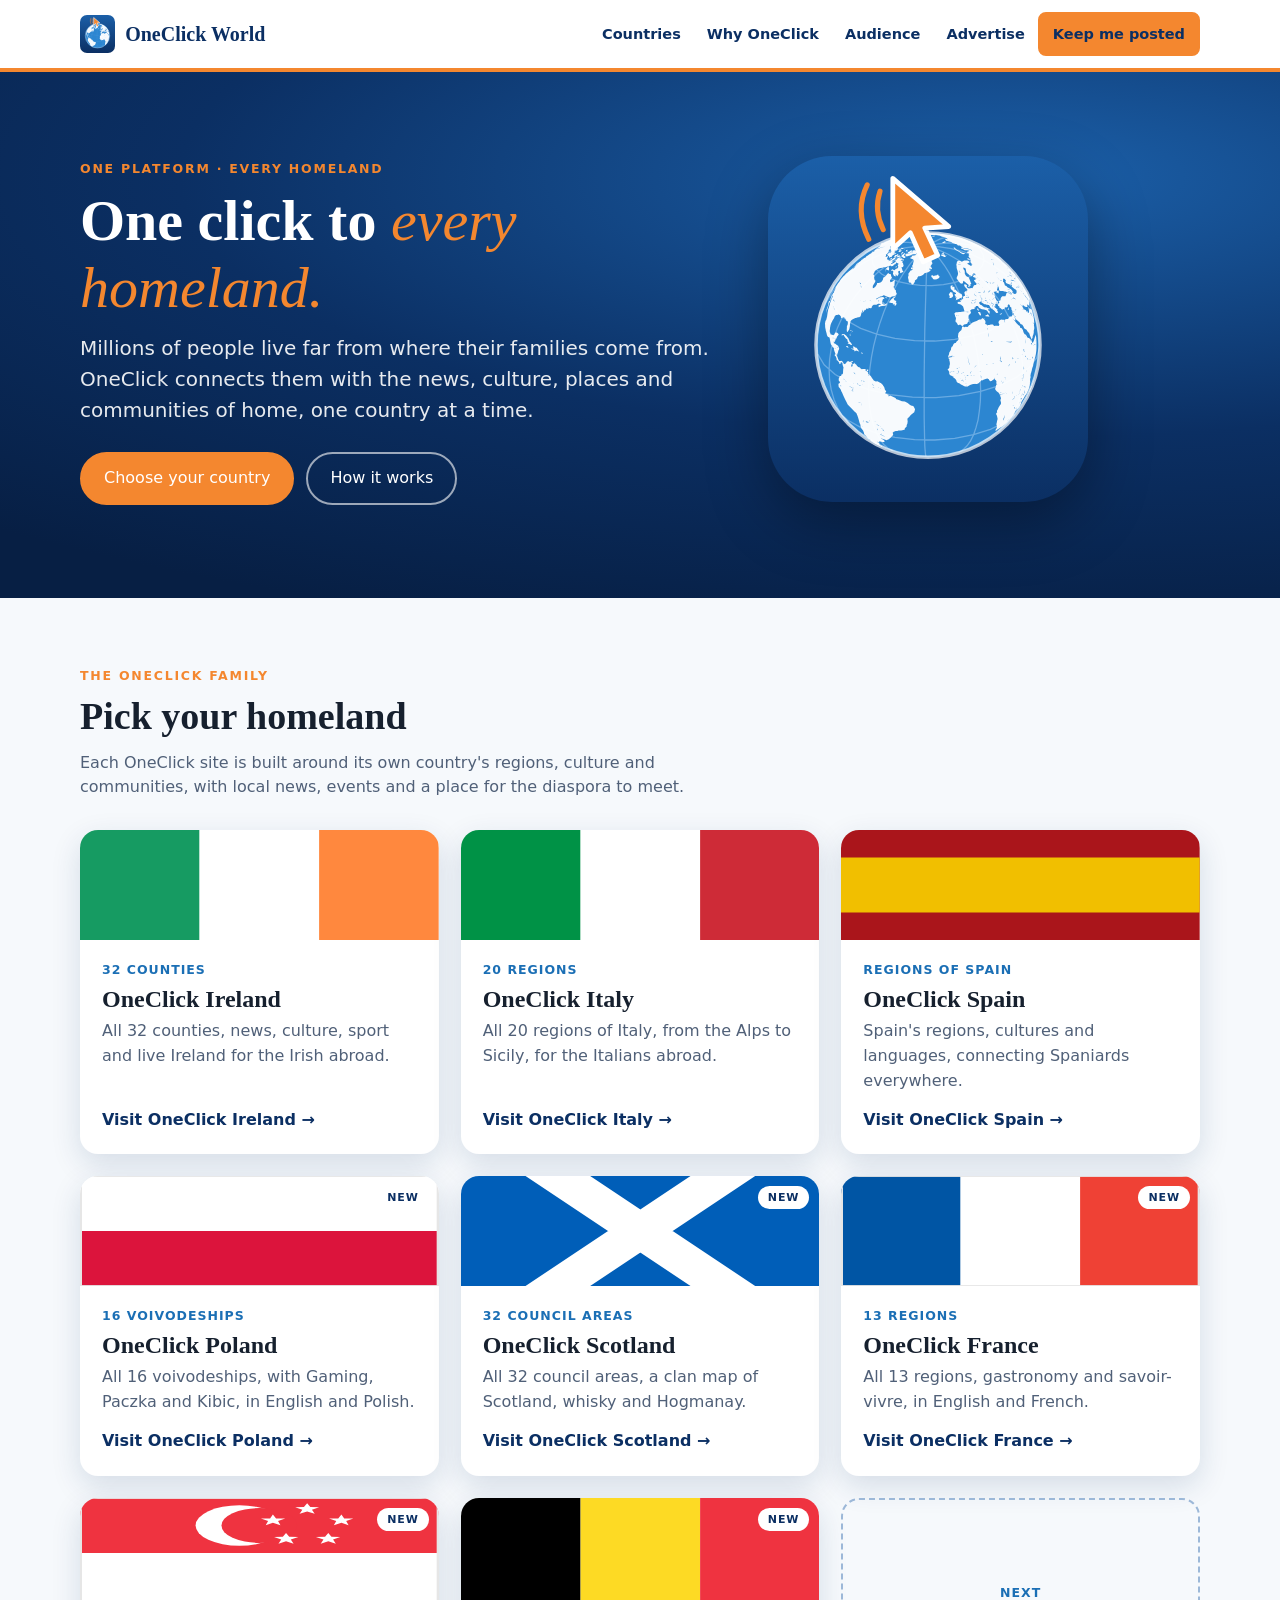
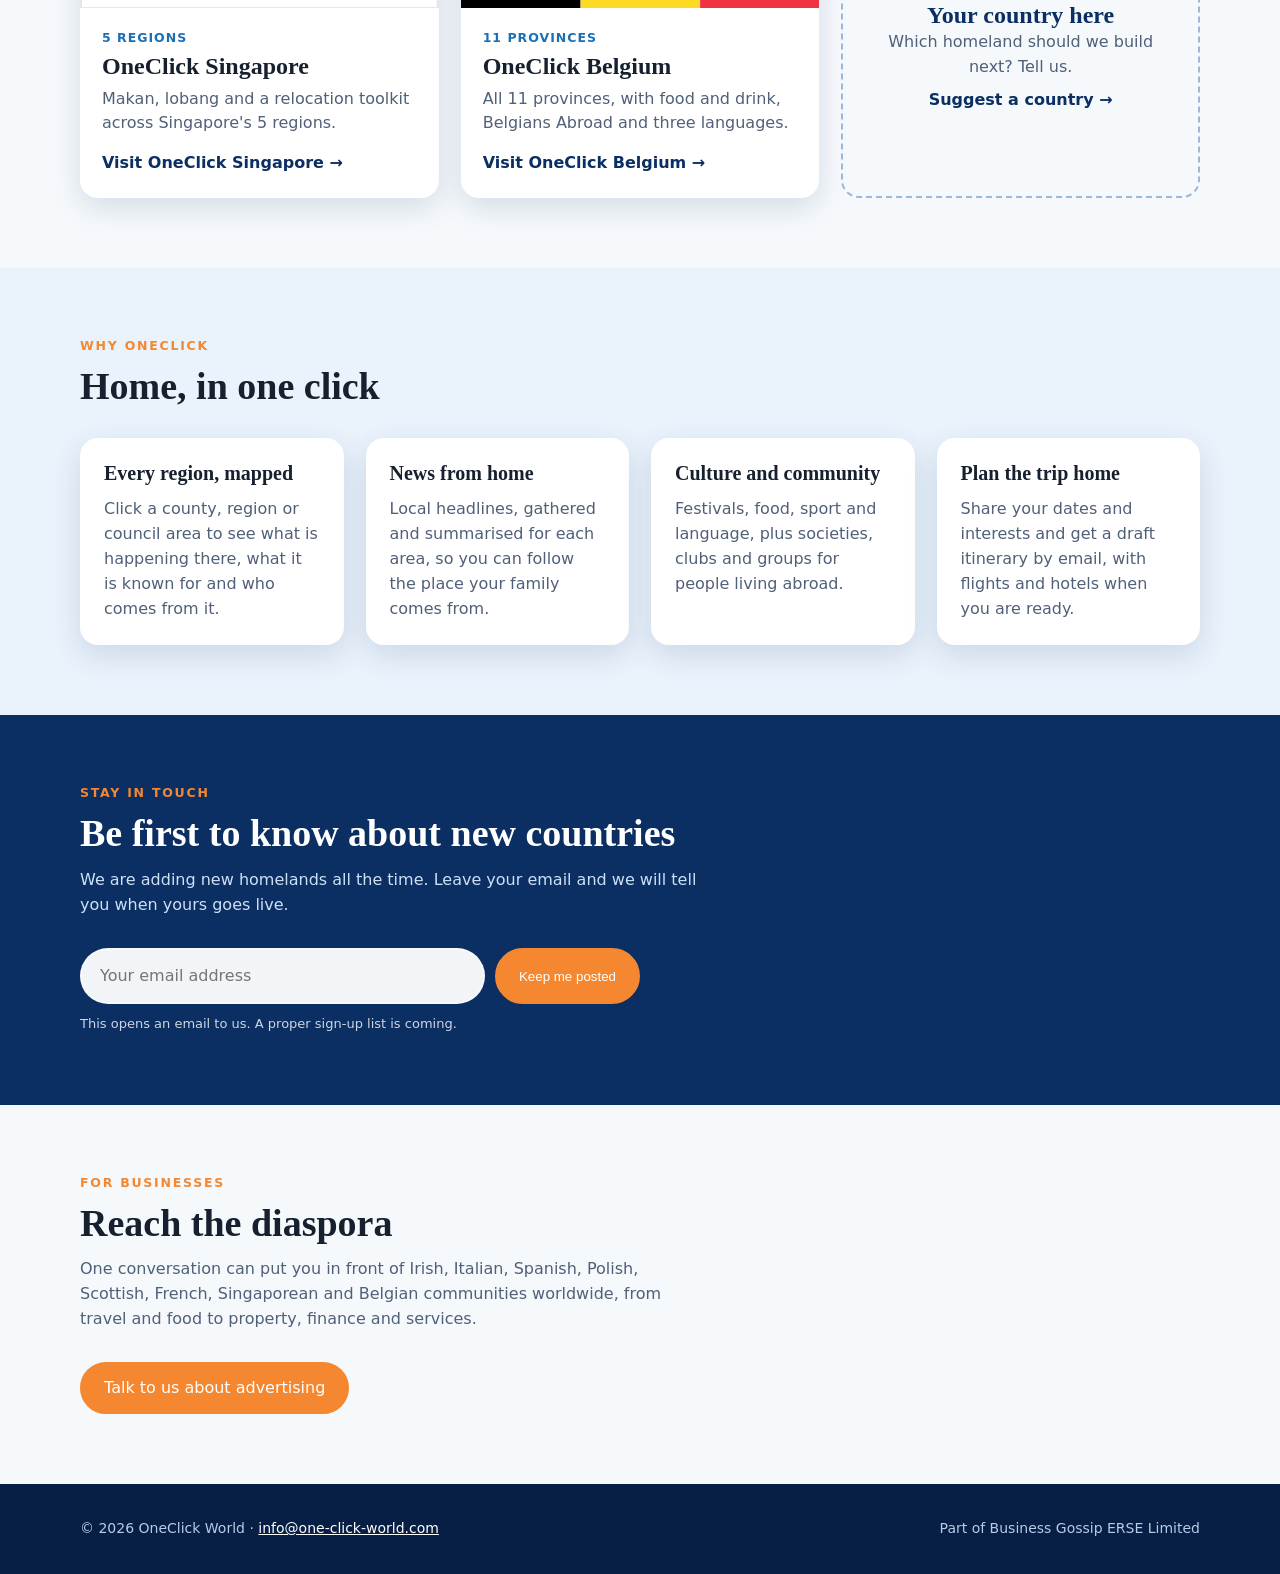
<file: index.html>
<!doctype html>
<html lang="en"><head><meta charset="UTF-8"><meta name="viewport" content="width=device-width, initial-scale=1">
<title>OneClick World | One click to every homeland</title>
<meta name="description" content="OneClick World connects diaspora communities with their homelands: Ireland, Italy, Spain, Poland, Scotland, France, Singapore, Belgium and more.">
<link rel="icon" href="assets/oneclick-world-mark.svg" type="image/svg+xml">
<meta name="fo-verify" content="e9abcfcf-1892-4f22-9f0a-3388fd7cb3c5" />
<link rel="stylesheet" href="css/style.css"></head>
<body>
<header class="site-header"><div class="wrap header-row">
  <a href="index.html" class="logo"><img src="assets/oneclick-world-mark.svg" alt=""> OneClick World</a>
  <nav class="nav"><a href="#countries">Countries</a><a href="#why">Why OneClick</a><a href="audience.html">Audience</a><a href="#advertise">Advertise</a><a href="#join" class="btn">Keep me posted</a></nav>
</div></header>

<section class="hero"><div class="wrap">
  <div><div class="eyebrow">One platform · every homeland</div>
  <h1>One click to <em>every homeland.</em></h1>
  <p class="lead">Millions of people live far from where their families come from. OneClick connects them with the news, culture, places and communities of home, one country at a time.</p>
  <div class="row"><a href="#countries" class="btn">Choose your country</a><a href="#why" class="btn ghost">How it works</a></div></div>
  <div class="hero-art"><img src="assets/oneclick-world-mark.svg" alt="OneClick World logo: a globe with a click cursor"></div>
</div></section>

<section class="block" id="countries"><div class="wrap">
  <div class="head"><div class="eyebrow">The OneClick family</div><h2>Pick your homeland</h2><p>Each OneClick site is built around its own country's regions, culture and communities, with local news, events and a place for the diaspora to meet.</p></div>
  <div class="tiles" id="tiles"><p>Loading…</p></div>
</div></section>

<section class="block tint" id="why"><div class="wrap">
  <div class="head"><div class="eyebrow">Why OneClick</div><h2>Home, in one click</h2></div>
  <div class="cols">
    <div class="card"><h3>Every region, mapped</h3><p>Click a county, region or council area to see what is happening there, what it is known for and who comes from it.</p></div>
    <div class="card"><h3>News from home</h3><p>Local headlines, gathered and summarised for each area, so you can follow the place your family comes from.</p></div>
    <div class="card"><h3>Culture and community</h3><p>Festivals, food, sport and language, plus societies, clubs and groups for people living abroad.</p></div>
    <div class="card"><h3>Plan the trip home</h3><p>Share your dates and interests and get a draft itinerary by email, with flights and hotels when you are ready.</p></div>
  </div>
</div></section>

<section class="block dark" id="join"><div class="wrap">
  <div class="head"><div class="eyebrow" style="color:var(--orange)">Stay in touch</div><h2>Be first to know about new countries</h2><p>We are adding new homelands all the time. Leave your email and we will tell you when yours goes live.</p></div>
  <form class="signup" id="signup"><input type="email" required placeholder="Your email address" aria-label="Email address"><button class="btn" type="submit">Keep me posted</button></form>
  <div class="note">This opens an email to us. A proper sign-up list is coming.</div>
</div></section>

<section class="block" id="advertise"><div class="wrap">
  <div class="head"><div class="eyebrow">For businesses</div><h2>Reach the diaspora</h2><p>One conversation can put you in front of Irish, Italian, Spanish, Polish, Scottish, French, Singaporean and Belgian communities worldwide, from travel and food to property, finance and services.</p></div>
  <a class="btn" href="mailto:info@one-click-world.com?subject=Advertising%20on%20OneClick">Talk to us about advertising</a>
</div></section>

<footer class="site-footer"><div class="wrap"><span>&copy; <script>document.write(new Date().getFullYear())</script> OneClick World · <a href="mailto:info@one-click-world.com">info@one-click-world.com</a></span><span>Part of Business Gossip ERSE Limited</span></div></footer>
<script src="js/main.js"></script>
</body></html>
</file>
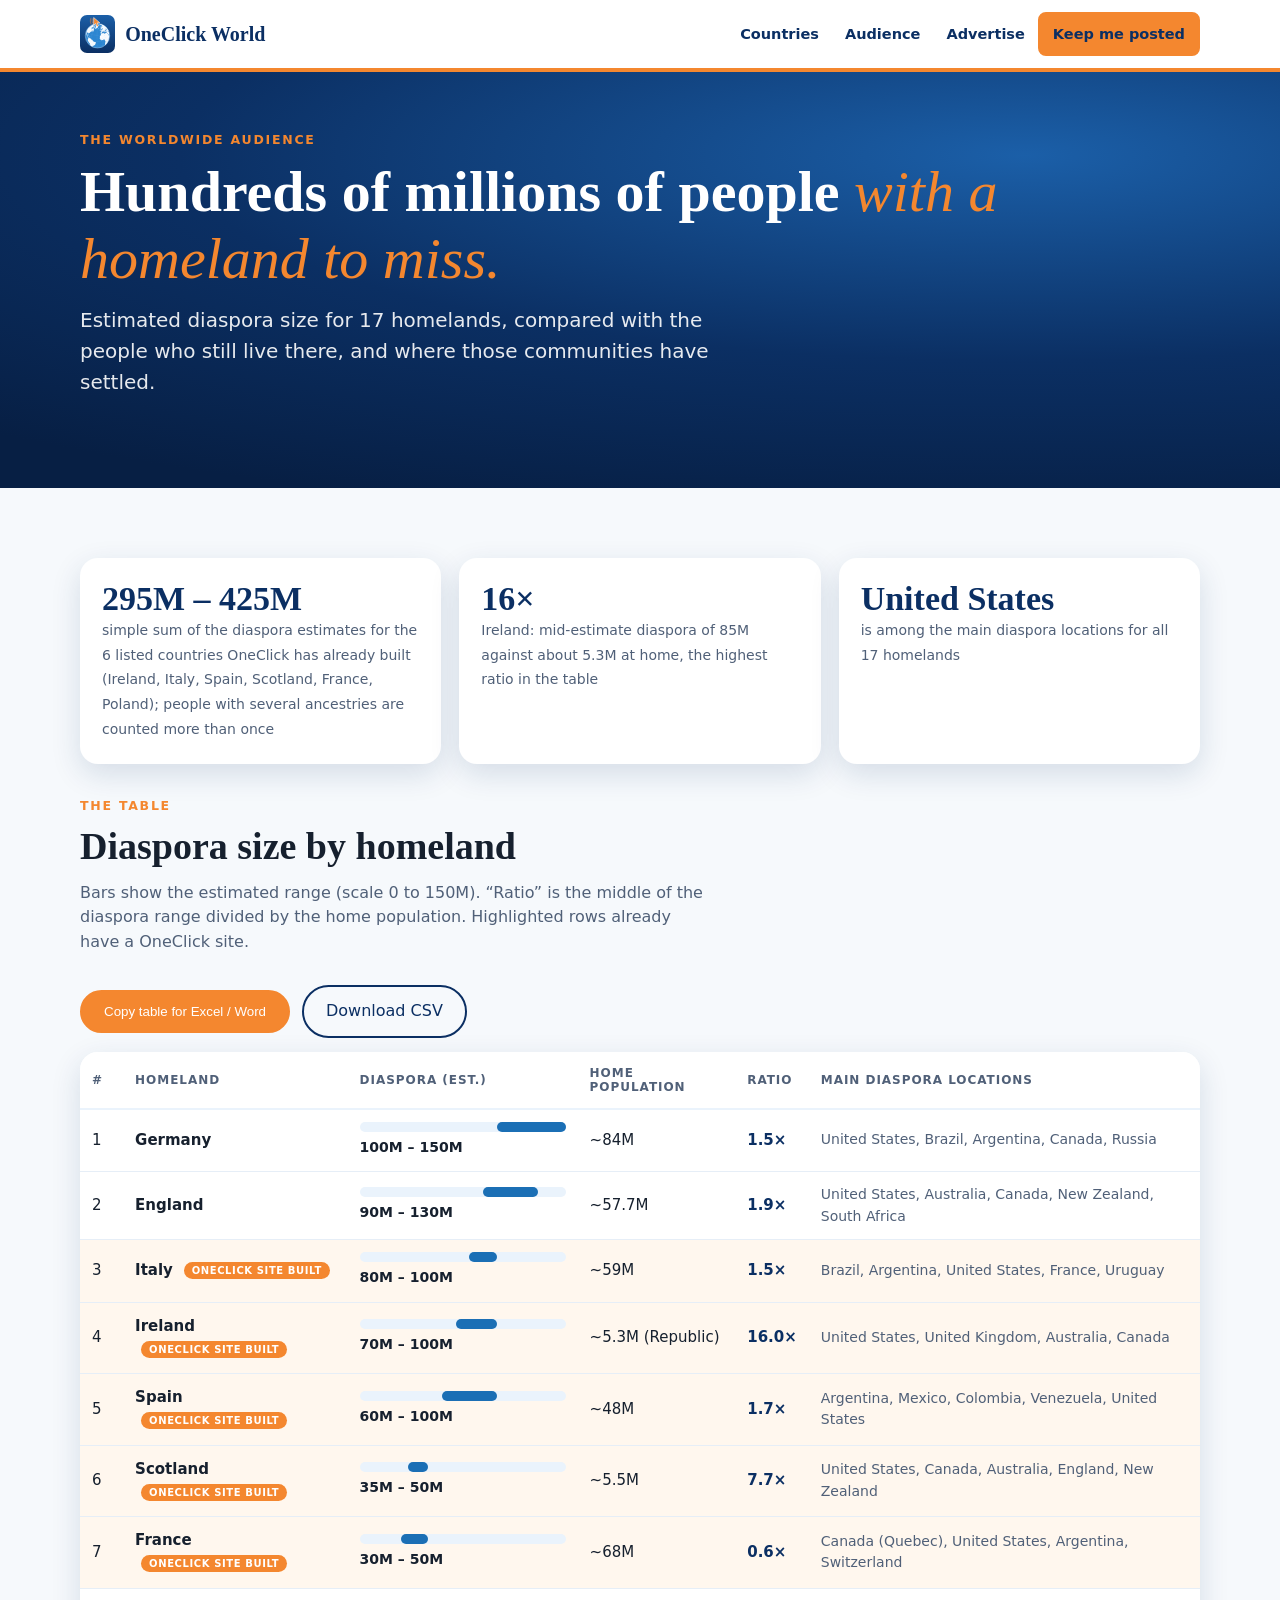
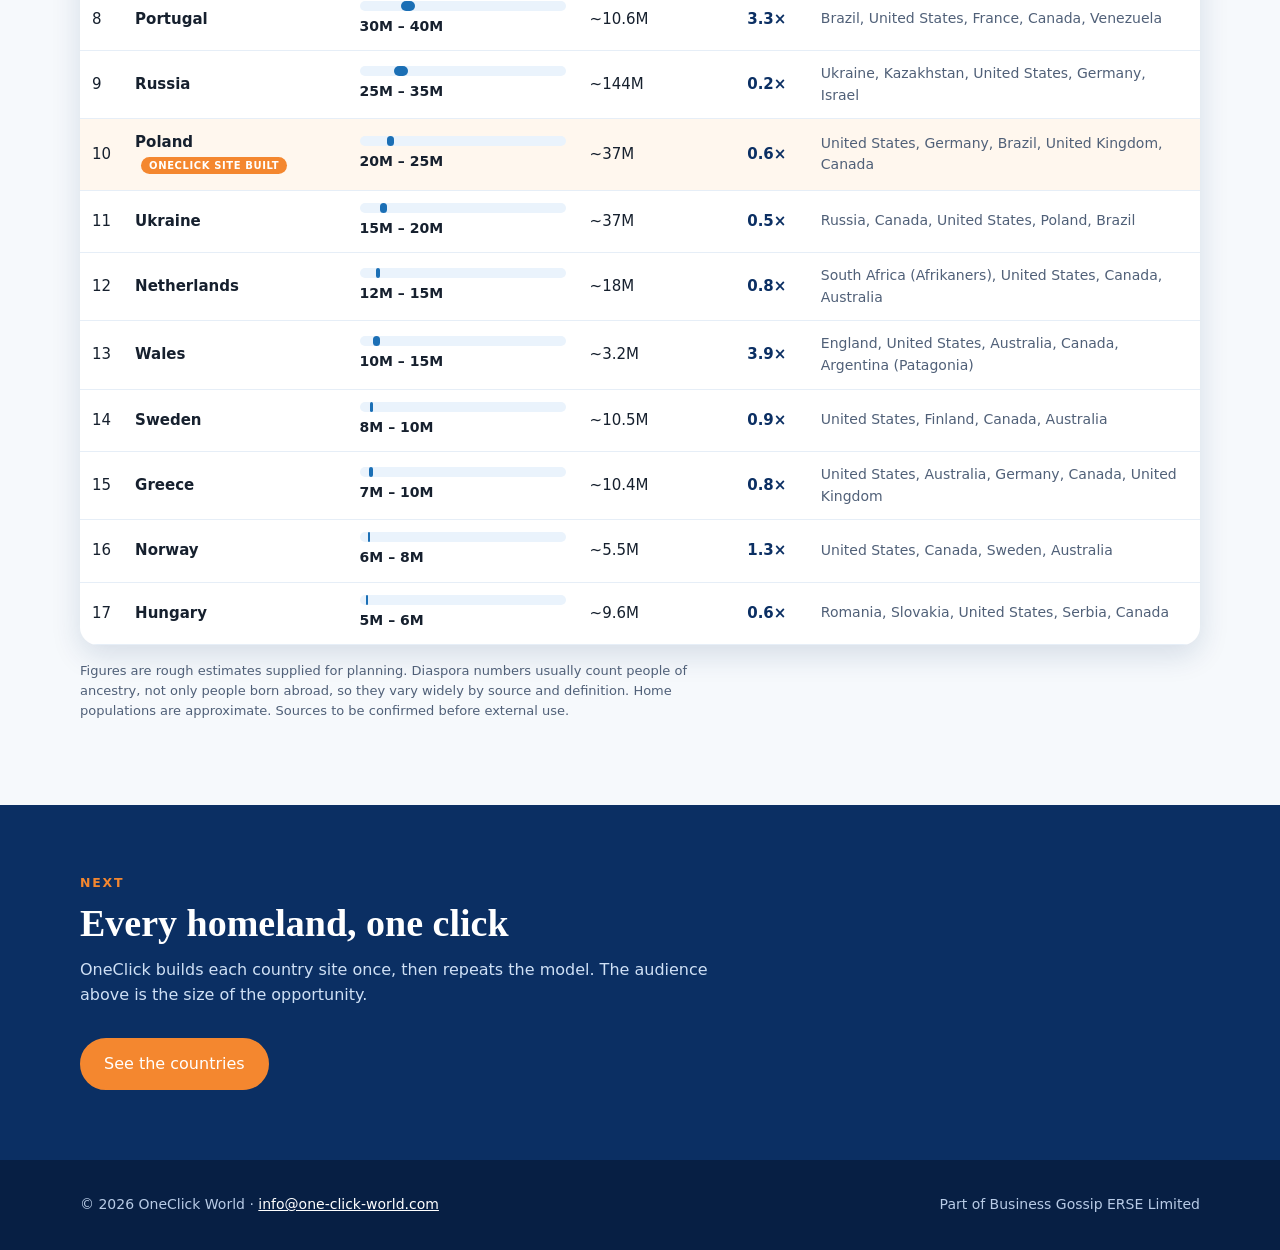
<file: audience.html>
<!doctype html>
<html lang="en"><head><meta charset="UTF-8"><meta name="viewport" content="width=device-width, initial-scale=1">
<title>The worldwide audience | OneClick World</title>
<meta name="description" content="Estimated diaspora size for 17 homelands compared with home population, and where each diaspora lives.">
<link rel="icon" href="assets/oneclick-world-mark.svg" type="image/svg+xml">
<link rel="stylesheet" href="css/style.css">
<style>
.tablewrap{overflow-x:auto;background:#fff;border-radius:var(--radius);box-shadow:var(--shadow)}
table.aud{width:100%;border-collapse:collapse;min-width:900px;font-size:15px}
.aud th{text-align:left;font:700 12px system-ui;letter-spacing:.08em;text-transform:uppercase;color:var(--soft);padding:14px 12px;border-bottom:2px solid var(--sky);background:#fff;position:sticky;top:0}
.aud td{padding:12px;border-bottom:1px solid #e6eef7;vertical-align:middle}
.aud tr.built td{background:#FFF7EE}
.aud .loc{color:var(--soft);font-size:14px}.aud .r{font-weight:700;color:var(--navy);white-space:nowrap}
.aud .bar{min-width:230px}.track{position:relative;height:10px;background:var(--sky);border-radius:99px;margin-bottom:4px}
.range{position:absolute;top:0;bottom:0;background:var(--blue);border-radius:99px}.num{font-weight:600;font-size:14px}
.pill{display:inline-block;margin-left:6px;background:var(--orange);color:#fff;font:700 10px system-ui;letter-spacing:.06em;text-transform:uppercase;padding:3px 8px;border-radius:99px;vertical-align:middle}
.stats{display:grid;grid-template-columns:repeat(auto-fit,minmax(220px,1fr));gap:18px;margin-bottom:34px}
.stat-card{background:#fff;border-radius:var(--radius);padding:22px;box-shadow:var(--shadow)}.stat-card b{display:block;font:600 34px Georgia,serif;color:var(--navy)}.stat-card span{color:var(--soft);font-size:14px}
.small{font-size:13px;color:var(--soft);margin-top:16px;max-width:80ch}
</style></head>
<body>
<header class="site-header"><div class="wrap header-row">
  <a href="index.html" class="logo"><img src="assets/oneclick-world-mark.svg" alt=""> OneClick World</a>
  <nav class="nav"><a href="index.html#countries">Countries</a><a href="audience.html">Audience</a><a href="index.html#advertise">Advertise</a><a href="index.html#join" class="btn">Keep me posted</a></nav>
</div></header>

<section class="hero" style="padding:60px 0 64px"><div class="wrap" style="grid-template-columns:1fr">
  <div><div class="eyebrow">The worldwide audience</div>
  <h1>Hundreds of millions of people <em>with a homeland to miss.</em></h1>
  <p class="lead">Estimated diaspora size for 17 homelands, compared with the people who still live there, and where those communities have settled.</p></div>
</div></section>

<section class="block"><div class="wrap">
  <div class="stats">
    <div class="stat-card"><b>295M – 425M</b><span>simple sum of the diaspora estimates for the 6 listed countries OneClick has already built (Ireland, Italy, Spain, Scotland, France, Poland); people with several ancestries are counted more than once</span></div>
    <div class="stat-card"><b>16×</b><span>Ireland: mid-estimate diaspora of 85M against about 5.3M at home, the highest ratio in the table</span></div>
    <div class="stat-card"><b>United States</b><span>is among the main diaspora locations for all 17 homelands</span></div>
  </div>
  <div class="head"><div class="eyebrow">The table</div><h2>Diaspora size by homeland</h2><p>Bars show the estimated range (scale 0 to 150M). “Ratio” is the middle of the diaspora range divided by the home population. Highlighted rows already have a OneClick site.</p></div>
  <div class="row" style="margin-bottom:14px;align-items:center"><button class="btn" id="copyTbl" type="button">Copy table for Excel / Word</button><a class="btn ghost" id="dlCsv" href="#" style="border-color:var(--navy);color:var(--navy)">Download CSV</a><span id="copyMsg" class="small" style="margin:0"></span></div>
  <div class="tablewrap"><table class="aud">
<thead><tr><th>#</th><th>Homeland</th><th>Diaspora (est.)</th><th>Home population</th><th>Ratio</th><th>Main diaspora locations</th></tr></thead>
<tbody>
<tr><td>1</td><td><strong>Germany</strong> </td><td class="bar"><div class="track"><span class="range" style="left:66.7%;width:33.3%"></span></div><span class="num">100M – 150M</span></td><td>~84M</td><td class="r">1.5×</td><td class="loc">United States, Brazil, Argentina, Canada, Russia</td></tr>
<tr><td>2</td><td><strong>England</strong> </td><td class="bar"><div class="track"><span class="range" style="left:60.0%;width:26.7%"></span></div><span class="num">90M – 130M</span></td><td>~57.7M</td><td class="r">1.9×</td><td class="loc">United States, Australia, Canada, New Zealand, South Africa</td></tr>
<tr class=built><td>3</td><td><strong>Italy</strong> <span class="pill">OneClick site built</span></td><td class="bar"><div class="track"><span class="range" style="left:53.3%;width:13.3%"></span></div><span class="num">80M – 100M</span></td><td>~59M</td><td class="r">1.5×</td><td class="loc">Brazil, Argentina, United States, France, Uruguay</td></tr>
<tr class=built><td>4</td><td><strong>Ireland</strong> <span class="pill">OneClick site built</span></td><td class="bar"><div class="track"><span class="range" style="left:46.7%;width:20.0%"></span></div><span class="num">70M – 100M</span></td><td>~5.3M (Republic)</td><td class="r">16.0×</td><td class="loc">United States, United Kingdom, Australia, Canada</td></tr>
<tr class=built><td>5</td><td><strong>Spain</strong> <span class="pill">OneClick site built</span></td><td class="bar"><div class="track"><span class="range" style="left:40.0%;width:26.7%"></span></div><span class="num">60M – 100M</span></td><td>~48M</td><td class="r">1.7×</td><td class="loc">Argentina, Mexico, Colombia, Venezuela, United States</td></tr>
<tr class=built><td>6</td><td><strong>Scotland</strong> <span class="pill">OneClick site built</span></td><td class="bar"><div class="track"><span class="range" style="left:23.3%;width:10.0%"></span></div><span class="num">35M – 50M</span></td><td>~5.5M</td><td class="r">7.7×</td><td class="loc">United States, Canada, Australia, England, New Zealand</td></tr>
<tr class=built><td>7</td><td><strong>France</strong> <span class="pill">OneClick site built</span></td><td class="bar"><div class="track"><span class="range" style="left:20.0%;width:13.3%"></span></div><span class="num">30M – 50M</span></td><td>~68M</td><td class="r">0.6×</td><td class="loc">Canada (Quebec), United States, Argentina, Switzerland</td></tr>
<tr><td>8</td><td><strong>Portugal</strong> </td><td class="bar"><div class="track"><span class="range" style="left:20.0%;width:6.7%"></span></div><span class="num">30M – 40M</span></td><td>~10.6M</td><td class="r">3.3×</td><td class="loc">Brazil, United States, France, Canada, Venezuela</td></tr>
<tr><td>9</td><td><strong>Russia</strong> </td><td class="bar"><div class="track"><span class="range" style="left:16.7%;width:6.7%"></span></div><span class="num">25M – 35M</span></td><td>~144M</td><td class="r">0.2×</td><td class="loc">Ukraine, Kazakhstan, United States, Germany, Israel</td></tr>
<tr class=built><td>10</td><td><strong>Poland</strong> <span class="pill">OneClick site built</span></td><td class="bar"><div class="track"><span class="range" style="left:13.3%;width:3.3%"></span></div><span class="num">20M – 25M</span></td><td>~37M</td><td class="r">0.6×</td><td class="loc">United States, Germany, Brazil, United Kingdom, Canada</td></tr>
<tr><td>11</td><td><strong>Ukraine</strong> </td><td class="bar"><div class="track"><span class="range" style="left:10.0%;width:3.3%"></span></div><span class="num">15M – 20M</span></td><td>~37M</td><td class="r">0.5×</td><td class="loc">Russia, Canada, United States, Poland, Brazil</td></tr>
<tr><td>12</td><td><strong>Netherlands</strong> </td><td class="bar"><div class="track"><span class="range" style="left:8.0%;width:2.0%"></span></div><span class="num">12M – 15M</span></td><td>~18M</td><td class="r">0.8×</td><td class="loc">South Africa (Afrikaners), United States, Canada, Australia</td></tr>
<tr><td>13</td><td><strong>Wales</strong> </td><td class="bar"><div class="track"><span class="range" style="left:6.7%;width:3.3%"></span></div><span class="num">10M – 15M</span></td><td>~3.2M</td><td class="r">3.9×</td><td class="loc">England, United States, Australia, Canada, Argentina (Patagonia)</td></tr>
<tr><td>14</td><td><strong>Sweden</strong> </td><td class="bar"><div class="track"><span class="range" style="left:5.3%;width:1.3%"></span></div><span class="num">8M – 10M</span></td><td>~10.5M</td><td class="r">0.9×</td><td class="loc">United States, Finland, Canada, Australia</td></tr>
<tr><td>15</td><td><strong>Greece</strong> </td><td class="bar"><div class="track"><span class="range" style="left:4.7%;width:2.0%"></span></div><span class="num">7M – 10M</span></td><td>~10.4M</td><td class="r">0.8×</td><td class="loc">United States, Australia, Germany, Canada, United Kingdom</td></tr>
<tr><td>16</td><td><strong>Norway</strong> </td><td class="bar"><div class="track"><span class="range" style="left:4.0%;width:1.3%"></span></div><span class="num">6M – 8M</span></td><td>~5.5M</td><td class="r">1.3×</td><td class="loc">United States, Canada, Sweden, Australia</td></tr>
<tr><td>17</td><td><strong>Hungary</strong> </td><td class="bar"><div class="track"><span class="range" style="left:3.3%;width:0.7%"></span></div><span class="num">5M – 6M</span></td><td>~9.6M</td><td class="r">0.6×</td><td class="loc">Romania, Slovakia, United States, Serbia, Canada</td></tr>
</tbody></table></div>
  <p class="small">Figures are rough estimates supplied for planning. Diaspora numbers usually count people of ancestry, not only people born abroad, so they vary widely by source and definition. Home populations are approximate. Sources to be confirmed before external use.</p>
</div></section>

<section class="block dark"><div class="wrap">
  <div class="head"><div class="eyebrow" style="color:var(--orange)">Next</div><h2>Every homeland, one click</h2><p>OneClick builds each country site once, then repeats the model. The audience above is the size of the opportunity.</p></div>
  <a class="btn" href="index.html#countries">See the countries</a>
</div></section>

<footer class="site-footer"><div class="wrap"><span>&copy; <script>document.write(new Date().getFullYear())</script> OneClick World · <a href="mailto:info@one-click-world.com">info@one-click-world.com</a></span><span>Part of Business Gossip ERSE Limited</span></div></footer>
<script>
(function(){
  function rows(){var out=[['Rank','Homeland','Diaspora estimate','Home population','Ratio (mid-estimate / home)','Main diaspora locations']];
    document.querySelectorAll('table.aud tbody tr').forEach(function(tr){var c=tr.children;
      out.push([c[0].textContent.trim(),c[1].querySelector('strong').textContent.trim(),c[2].querySelector('.num').textContent.trim(),c[3].textContent.trim(),c[4].textContent.trim(),c[5].textContent.trim()]);});
    return out;}
  var msg=document.getElementById('copyMsg');
  document.getElementById('copyTbl').onclick=function(){
    var t=rows().map(function(r){return r.join('\t')}).join('\n');
    function ok(){msg.textContent='Copied. Paste into Excel, Sheets or Word.';}
    function fb(){var a=document.createElement('textarea');a.value=t;document.body.appendChild(a);a.select();try{document.execCommand('copy');ok();}catch(e){msg.textContent='Copy failed: use Download CSV instead.';}a.remove();}
    if(navigator.clipboard&&navigator.clipboard.writeText){navigator.clipboard.writeText(t).then(ok,fb);}else fb();
  };
  document.getElementById('dlCsv').onclick=function(e){
    var csv=rows().map(function(r){return r.map(function(v){return '"'+v.replace(/"/g,'""')+'"'}).join(',')}).join('\r\n');
    this.href=URL.createObjectURL(new Blob(['\ufeff'+csv],{type:'text/csv'}));this.download='oneclick-worldwide-audience.csv';
  };
})();
</script>
</body></html>
</file>
<file: css/style.css>
:root{--navy:#0B2F63;--navy2:#071F44;--blue:#1B6FB5;--sky:#EAF3FC;--orange:#F4872F;--ink:#16202E;--soft:#506078;--paper:#F6F9FC;--radius:18px;--shadow:0 10px 30px rgba(11,47,99,.14)}
*{box-sizing:border-box}html{scroll-behavior:smooth}
body{margin:0;font-family:"Segoe UI",system-ui,-apple-system,Roboto,Helvetica,Arial,sans-serif;color:var(--ink);background:var(--paper);line-height:1.55}
h1,h2,h3{font-family:Georgia,"Times New Roman",serif;line-height:1.15;margin:0 0 12px}p{margin:0 0 14px}a{color:inherit;text-decoration:none}
.wrap{max-width:1160px;margin:0 auto;padding:0 20px}
.site-header{background:#fff;border-bottom:4px solid var(--orange);position:sticky;top:0;z-index:10}
.header-row{display:flex;align-items:center;justify-content:space-between;gap:16px;padding:12px 20px}
.logo{display:flex;align-items:center;gap:10px;font:600 20px Georgia,serif;color:var(--navy)}.logo img{height:38px;width:auto}
.nav a{font-size:14.5px;font-weight:600;padding:9px 13px;border-radius:8px;color:var(--navy)}.nav a:hover{background:var(--sky)}
@media(max-width:700px){.nav a:not(.btn){display:none}}
.btn{display:inline-block;font:600 15px inherit;padding:12px 22px;border-radius:999px;background:var(--orange);color:#fff;border:2px solid var(--orange);cursor:pointer}.btn:hover{background:#d9741f}
.btn.ghost{background:transparent;border-color:rgba(255,255,255,.6);color:#fff}.btn.ghost:hover{background:rgba(255,255,255,.12)}
.hero{position:relative;overflow:hidden;background:radial-gradient(120% 90% at 80% 20%,#1B5FA8 0,var(--navy) 55%,var(--navy2) 100%);color:#fff;padding:84px 0 88px}
.hero .wrap{position:relative;z-index:1;display:grid;grid-template-columns:1.2fr .8fr;gap:40px;align-items:center}
@media(max-width:820px){.hero .wrap{grid-template-columns:1fr}.hero-art{order:-1;max-width:200px}}
.eyebrow{font:700 12.5px system-ui;letter-spacing:.14em;text-transform:uppercase;color:var(--orange);margin-bottom:12px}
.hero h1{font-size:clamp(34px,5vw,58px)}.hero h1 em{color:var(--orange);font-style:italic;font-weight:500}
.hero p.lead{font-size:clamp(17px,2vw,20px);opacity:.9;max-width:54ch;margin-bottom:26px}
.hero-art img{width:100%;max-width:320px;filter:drop-shadow(0 20px 30px rgba(0,0,0,.35));animation:float 7s ease-in-out infinite}
@keyframes float{50%{transform:translateY(-10px)}}@media(prefers-reduced-motion:reduce){.hero-art img{animation:none}}
.row{display:flex;gap:12px;flex-wrap:wrap}
section.block{padding:70px 0}.block.tint{background:var(--sky)}.block.dark{background:var(--navy);color:#fff}
.head{margin-bottom:30px}.head h2{font-size:clamp(26px,3.5vw,38px)}.head p{color:var(--soft);max-width:62ch}.dark .head p{color:#cfe0f5}
.tiles{display:grid;grid-template-columns:repeat(auto-fill,minmax(280px,1fr));gap:22px}
.tile{display:flex;flex-direction:column;background:#fff;border-radius:var(--radius);overflow:hidden;box-shadow:var(--shadow);transition:transform .2s}.tile:hover{transform:translateY(-4px)}
.flag{height:110px;position:relative}.flag svg{width:100%;height:100%;display:block}
.tile .body{padding:20px 22px 22px;display:flex;flex-direction:column;gap:6px;flex:1}
.tile h3{font-size:24px;margin:0}.tile .stat{font-size:12.5px;font-weight:700;letter-spacing:.08em;text-transform:uppercase;color:var(--blue)}
.tile p{color:var(--soft);margin:0 0 8px;flex:1}.tile .go{font-weight:700;color:var(--navy)}
.badge{position:absolute;top:10px;right:10px;background:#fff;color:var(--navy);font:700 11px system-ui;letter-spacing:.08em;text-transform:uppercase;padding:5px 10px;border-radius:999px}
.tile.next{border:2px dashed #9CB8D8;background:transparent;box-shadow:none;justify-content:center;align-items:center;text-align:center;min-height:300px;padding:24px}
.tile.next h3{color:var(--navy)}
.cols{display:grid;grid-template-columns:repeat(auto-fit,minmax(240px,1fr));gap:22px}
.card{background:#fff;border-radius:var(--radius);padding:24px;box-shadow:var(--shadow)}.card h3{font-size:20px}.card p{color:var(--soft);margin:0}
.dark .card{background:rgba(255,255,255,.08);box-shadow:none;border:1px solid rgba(255,255,255,.15)}.dark .card p{color:#cfe0f5}
form.signup{display:flex;gap:10px;flex-wrap:wrap;max-width:560px}
form.signup input{flex:1 1 240px;padding:14px 18px;font:inherit;border:2px solid rgba(255,255,255,.4);border-radius:999px;background:rgba(255,255,255,.95);color:var(--ink)}
.note{font-size:13px;opacity:.8;margin-top:10px}
.site-footer{background:var(--navy2);color:#b8cbe6;padding:34px 0;font-size:14px}.site-footer .wrap{display:flex;justify-content:space-between;gap:16px;flex-wrap:wrap;align-items:center}
.site-footer a{color:#fff;text-decoration:underline}
</file>
